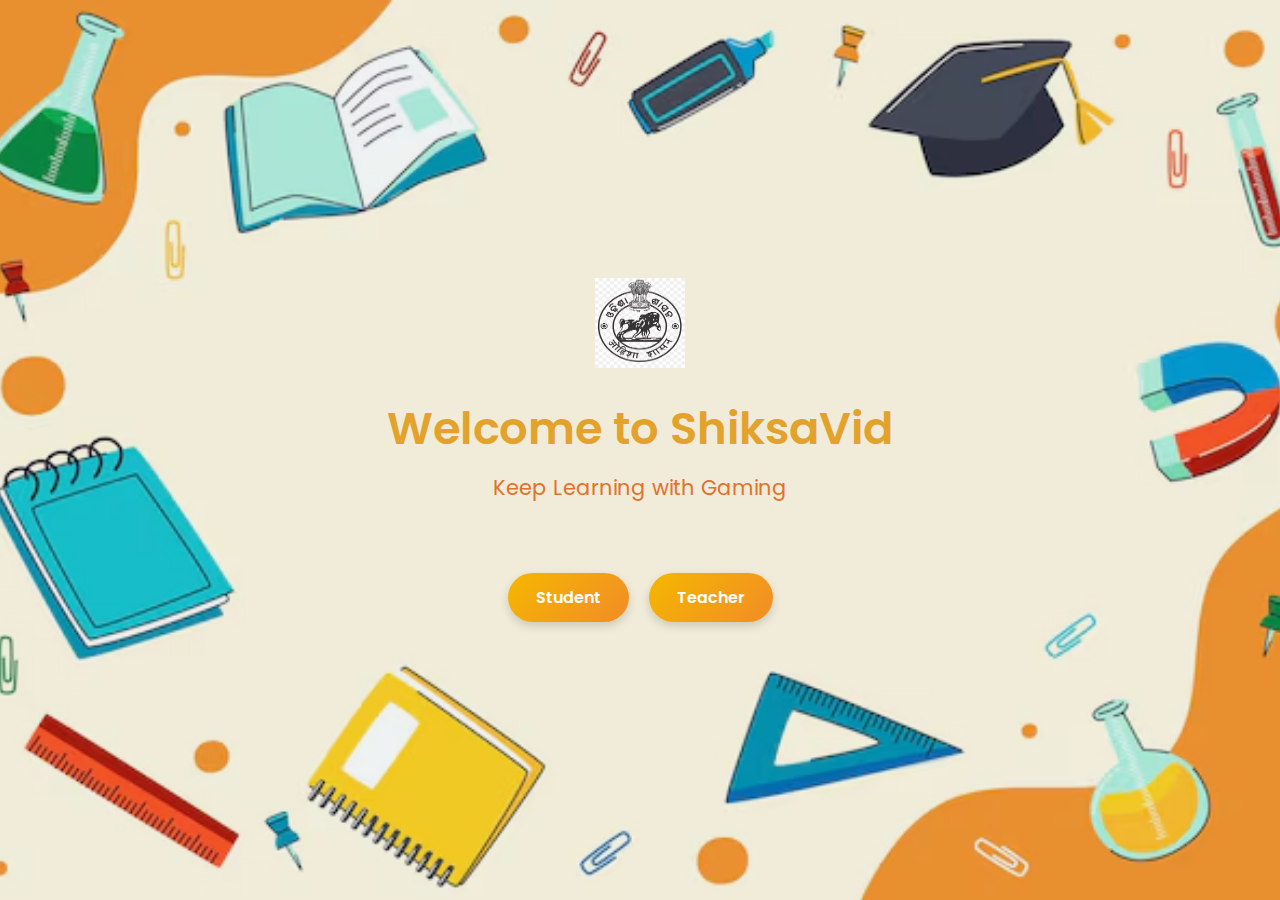
<file: lol/start/index.html>
<!DOCTYPE html>
<html lang="en">
<head>
    <meta charset="UTF-8">
    <meta name="viewport" content="width=device-width, initial-scale=1.0">
    <link rel="stylesheet" href="starting.css">
    <title>ShiksaVid</title>
</head>
<body>
    <div class="container">
        <img src="../assets/starting_background.jpg">
        <div class="govt-logo">
            <img src="../assets/Govt_odisha.png">
        </div>
        <div class="header">
            <h1>Welcome to ShiksaVid</h1>
            <h2>Keep Learning with Gaming</h2>
        </div>
        <div class="continue-button">
            <button onclick="location.href='../Authentication/student/signinStudent.html'">
                Student
            </button>
            <button onclick="location.href='../Authentication/teacher/signinTeacher.html'">
                Teacher
            </button>
        </div>
    </div>
</body>
</html>
</file>
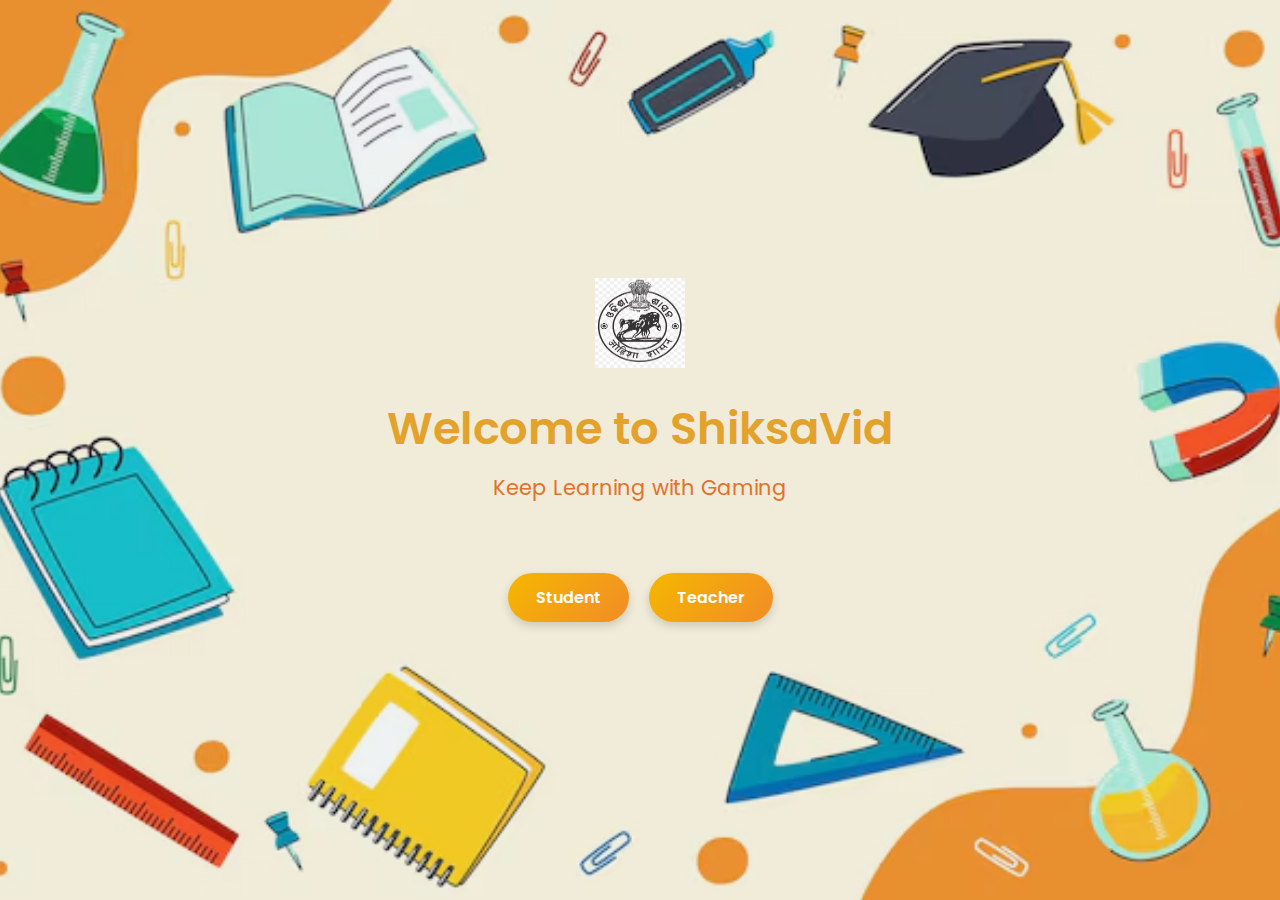
<file: lol/start/starting.html>
<!DOCTYPE html>
<html lang="en">
<head>
    <meta charset="UTF-8">
    <meta name="viewport" content="width=device-width, initial-scale=1.0">
    <link rel="stylesheet" href="starting.css">
    <title>ShiksaVid</title>
</head>
<body>
    <div class="container">
        <img src="../assets/starting_background.jpg">
        <div class="govt-logo">
            <img src="../assets/Govt_odisha.png">
        </div>
        <div class="header">
            <h1>Welcome to ShiksaVid</h1>
            <h2>Keep Learning with Gaming</h2>
        </div>
        <div class="continue-button">
            <button onclick="location.href='../Authentication/student/signinStudent.html'">
                Student
            </button>
            <button onclick="location.href='../Authentication/teacher/signinTeacher.html'">
                Teacher
            </button>
        </div>
    </div>
</body>
</html>
</file>
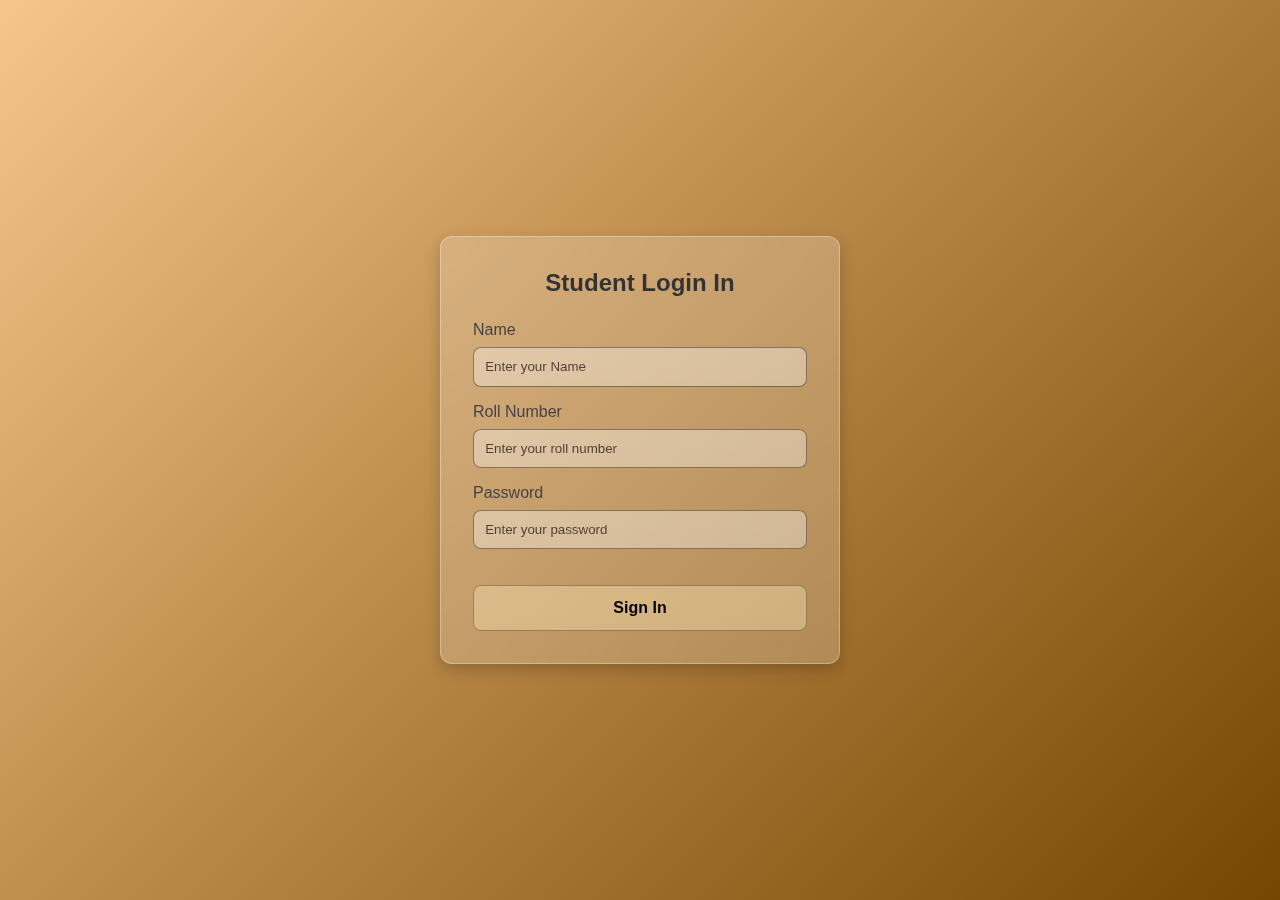
<file: lol/Authentication/student/signinStudent.html>
<!DOCTYPE html>
<html lang="en">
<head>
    <meta charset="UTF-8">
    <meta name="viewport" content="width=device-width, initial-scale=1.0">
    <link rel="stylesheet" href="signinStudent.css"/>
    <title>Student-login</title>
</head>
<body>
    <div class="container">
    <h2>Student Login In</h2>
    <form>
      <div class="form-group">
        <label for="name">Name</label>
        <input type="name" id="name" placeholder="Enter your Name" required />
      </div>
      <div class="form-group">
        <label for="roll">Roll Number</label>
        <input type="roll" id="roll" placeholder="Enter your roll number" required />
      </div>
      <div class="form-group">
        <label for="password">Password</label>
        <input type="password" id="password" placeholder="Enter your password" required />
      </div>
      <button type="submit" class="btn" style="margin-top: 20px;">Sign In</button>
     </form>
  </div>
  <script src="signinStudent.js"></script>

</body>
</html>
</file>
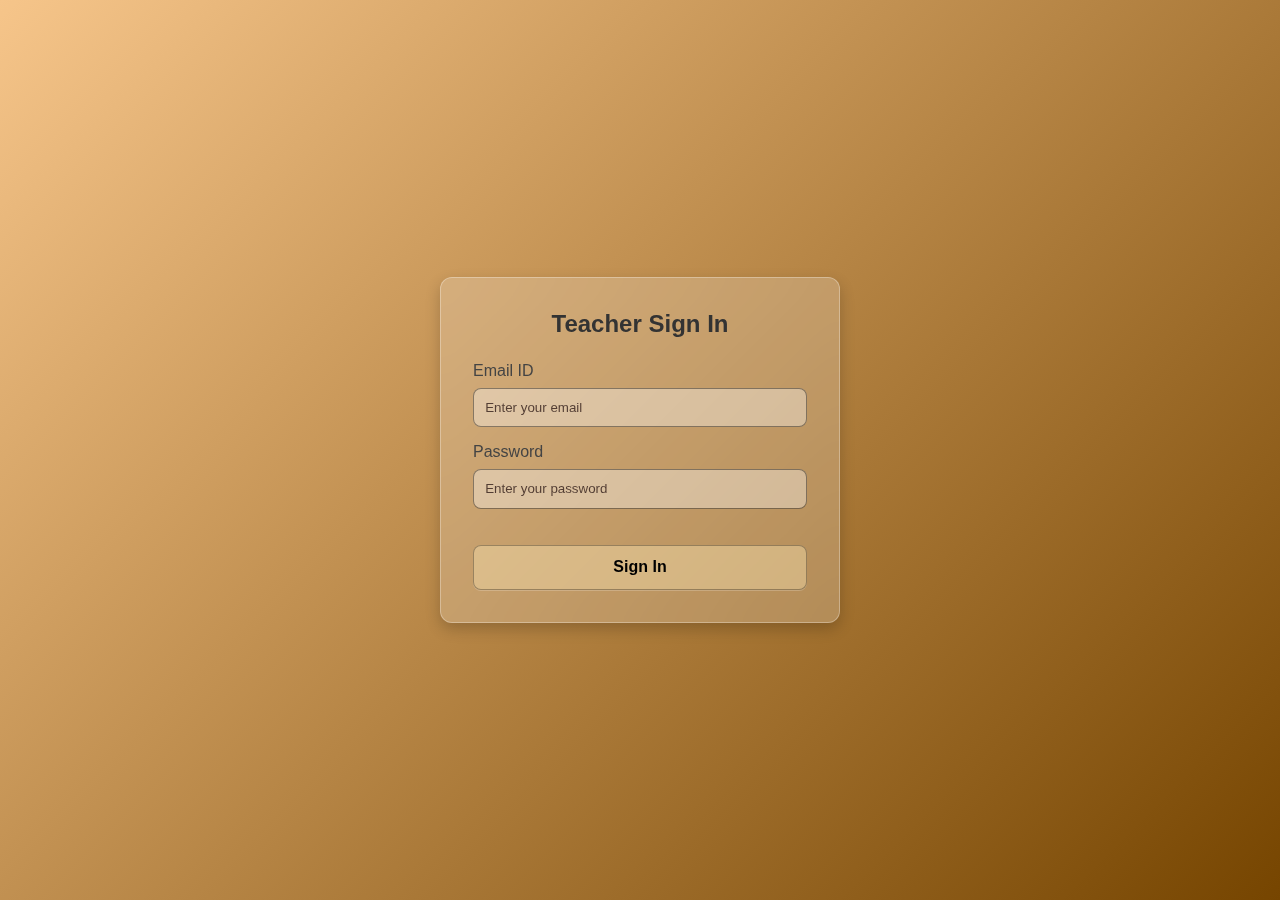
<file: lol/Authentication/teacher/signinTeacher.html>
<!DOCTYPE html>
<html lang="en">
<head>
    <meta charset="UTF-8">
    <meta name="viewport" content="width=device-width, initial-scale=1.0">
    <link rel="stylesheet" href="signinTeacher.css"/>
    <title>Teacher-login</title>
</head>
<body>
    <div class="container">
    <h2>Teacher Sign In</h2>
    <form>
      <div class="form-group">
        <label for="email">Email ID</label>
        <input type="email" id="email" placeholder="Enter your email" required />
      </div>
      <div class="form-group">
        <label for="password">Password</label>
        <input type="password" id="password" placeholder="Enter your password" required />
      </div>
      <button type="submit" class="btn" style="margin-top: 20px;">Sign In</button>
     </form>
  </div>
</body>
</html>
</file>
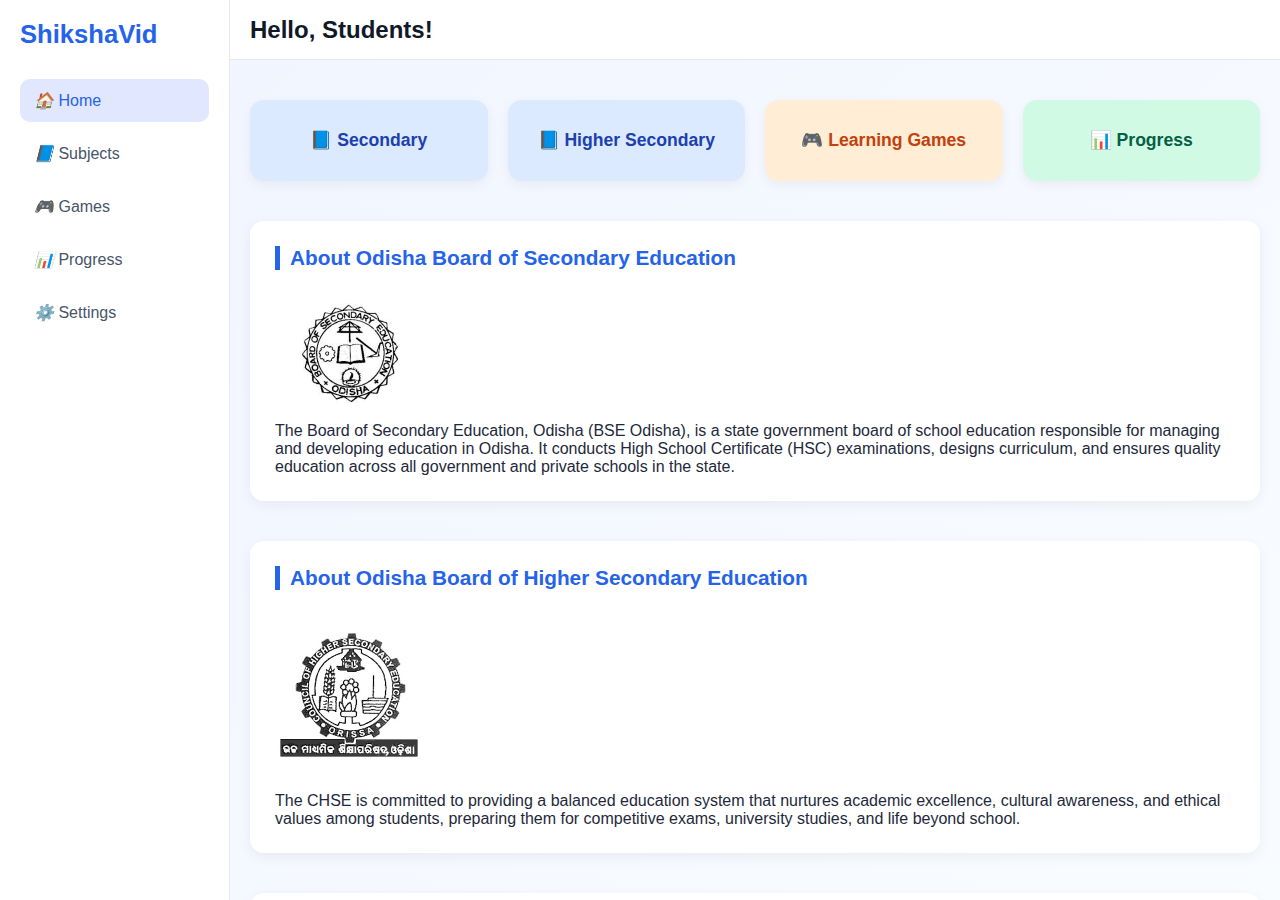
<file: lol/sidenav/home/homePage.html>
<!DOCTYPE html>
<html lang="en">
<head>
  <meta charset="UTF-8" />
  <meta name="viewport" content="width=device-width, initial-scale=1.0" />
  <title>Student Dashboard</title>
  <link rel="stylesheet" href="homePage.css" />
</head>
<body>
<div class="container">
    <!-- Sidebar (Desktop only) -->
    <aside class="sidebar">
      <h2 class="logo">ShikshaVid</h2>
      <nav>
        <a href="./home/homePage.html" class="active"><i>🏠</i> Home</a>
        <a href="../subject/subjects.html"><i>📘</i> Subjects</a>
        <a href="./games/games.html"><i>🎮</i> Games</a>
        <a href="./progress/progress.html"><i>📊</i> Progress</a>
        <a href="../setting/settings.html"><i>⚙️</i> Settings</a>
      </nav>
    </aside>
    <!-- Main Content -->
  <main class="content">
      <header>
        <h1>Hello, Students!</h1>
      </header>
      <section class="cards">
        <div class="card blue">📘 Secondary</div>
        <div class="card blue">📘 Higher Secondary</div>
        <div class="card orange">🎮 Learning Games</div>
        <div class="card green">📊 Progress</div>
      </section>

    <!-- About Odisha Board -->
    <section class="about">
      <h2>About Odisha Board of Secondary Education</h2>
        <img src="/lol/assets/odisha seconader board logo.jpg" alt="Odisha Board Logo" style="max-width: 150px; margin: 15px 0;">
          <p>
            The Board of Secondary Education, Odisha (BSE Odisha), is a state government board of school education 
            responsible for managing and developing education in Odisha. It conducts High School Certificate (HSC) examinations, 
            designs curriculum, and ensures quality education across all government and private schools in the state.
          </p>
    </section>
    <section class="about">
      <h2>About Odisha Board of Higher Secondary Education</h2>
        <img src="/lol/assets/CHSE-Odisha-logo.jpg" alt="Odisha Board Logo" style="max-width: 150px; margin: 15px 0;">
          <p>
            The CHSE is committed to providing a balanced education system that nurtures academic excellence, cultural awareness, and ethical values 
            among students, preparing them for competitive exams, university studies, and life beyond school.
          </p>
    </section>
    <!-- Odisha Culture & Rituals -->
    <section class="culture">
      <h2>Odisha’s Rich Culture & Education Mission</h2>
      <div class="culture-grid">
        <div>
          <img src="/lol/assets/Shri-Jagannath-Temple.jpg" alt="Puri Jagannath Temple" style="width:100%; border-radius: 10px;">
          <p>
            Odisha is known for its spiritual heritage, including the famous Jagannath Temple in Puri. The culture 
            emphasizes values of unity, discipline, and devotion, which are also reflected in the education system.
          </p>
        </div>
        <div>
          <img src="/lol/assets/jagannath-rath-yatra.jpg" alt="Rath Yatra" style="width:100%; border-radius: 10px;">
          <p>
            Rituals like <b>Rath Yatra</b> symbolize teamwork and devotion. Odisha schools encourage students 
            to balance academics with cultural knowledge, building well-rounded personalities.
          </p>
        </div>
        <div>
          <img src="/lol/assets/sambalpur.jpeg" alt="Sambalpuri Dance" style="width:100%; border-radius: 10px;">
          <p>
            Folk dances like <b>Sambalpuri</b> are part of Odisha’s cultural pride. Through education, 
            students are inspired to respect traditions while embracing modern learning.
          </p>
        </div>
      </div>
    </section>
  </main>
</div>
  <!-- Bottom Navbar (Mobile only) -->
  <nav class="bottom-nav">
    <a href="/lol/sidenav/home/homePage.html" class="active">🏠<span>Home</span></a>
    <a href="/lol/sidenav/subject/subjects.html">📘<span>Subjects</span></a>
    <a href="/lol/sidenav/games/games.html">🎮<span>Games</span></a>
    <a href="/lol/sidenav/progress/progress.html">📊<span>Progress</span></a>
    <a href="/lol/sidenav/setting/settings.html">⚙️<span>Settings</span></a>
  </nav>

  <script src="homePage.js"></script>
</body>
</html>
</file>
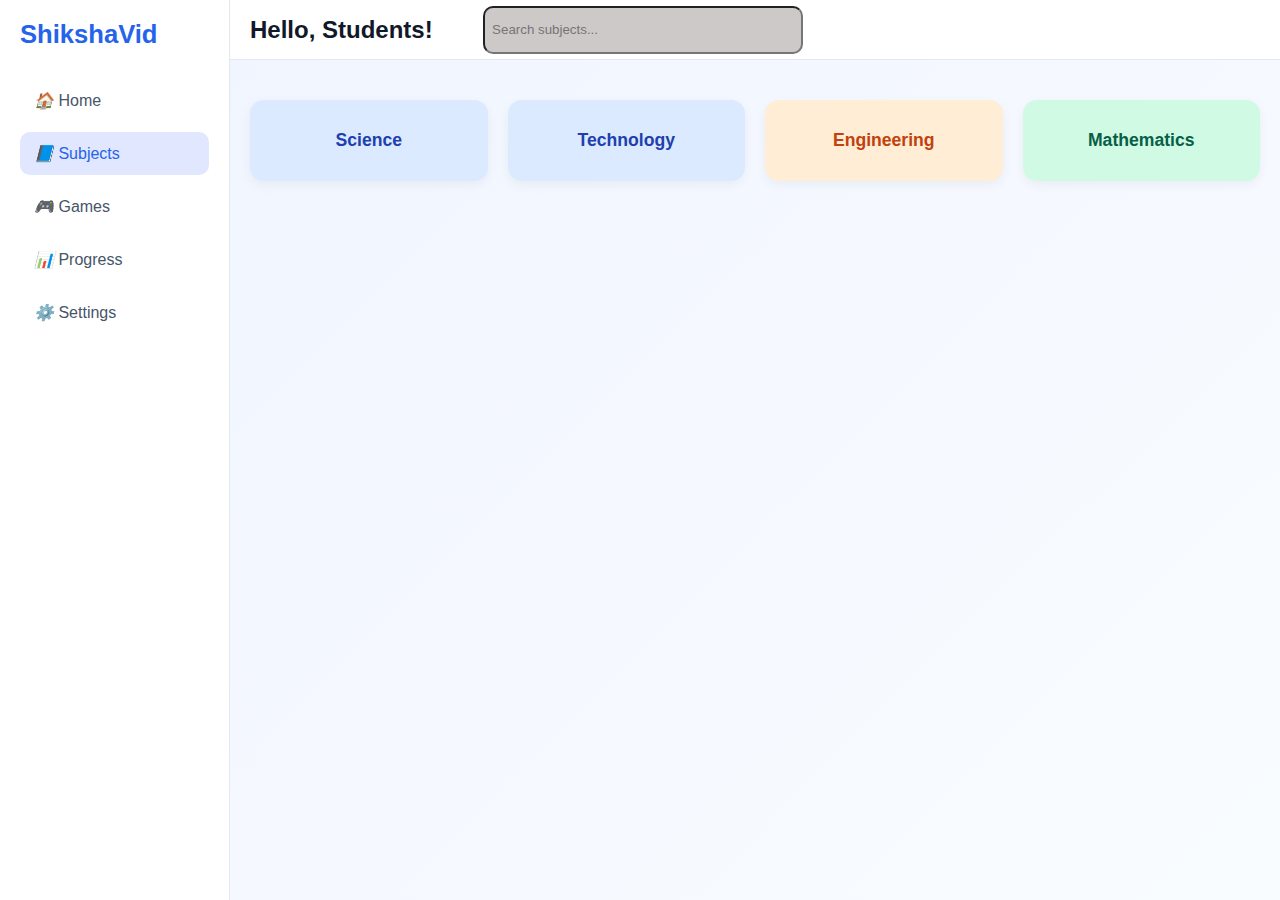
<file: lol/sidenav/subject/subjects.html>
<!DOCTYPE html>
<html lang="en">
<head>
    <meta charset="UTF-8">
    <meta name="viewport" content="width=device-width, initial-scale=1.0">
    <title>subject Dashboard</title>
    <link rel="stylesheet" href="subjects.css">
</head>
<body>
    <div class="container">
    <!-- Sidebar (Desktop only) -->
        <aside class="sidebar">
            <h2 class="logo">ShikshaVid</h2>
            <nav>
                <a href="/lol/sidenav/home/homePage.html" ><i>🏠</i> Home</a>
                <a href="/lol/sidenav/subject/subjects.html" class="active"><i>📘</i> Subjects</a>
                <a href="/lol/sidenav/games/games.html"><i>🎮</i> Games</a>
                <a href="/lol/sidenav/progress/progress.html"><i>📊</i> Progress</a>
                <a href="/lol/sidenav/setting/settings.html"><i>⚙️</i> Settings</a>
            </nav>
        </aside>
    <!-- Main Content -->
    <main class="content">
        <header>
          <h1>Hello, Students!</h1>
            <div class="navbar">
                <input type="text" class="searchbar" placeholder=" &nbsp;Search subjects...">
            </div>
        </header>
        <section class="cards">
            <div class="card blue">Science</div>
            <div class="card blue">Technology</div>
            <div class="card orange">Engineering</div>
            <div class="card green">Mathematics</div>
        </section>
    </main>
    </div>
    <!-- Mobile only (bottom navbar)-->
    <nav class="bottom-nav">
    <a href="/lol/sidenav/home/homePage.html" >🏠<span>Home</span></a>
    <a href="/lol/sidenav/subject/subjects.html" class="active">📘<span>Subjects</span></a>
    <a href="/lol/sidenav/games/games.html">🎮<span>Games</span></a>
    <a href="/lol/sidenav/progress/progress.html">📊<span>Progress</span></a>
    <a href="/lol/sidenav/setting/settings.html">⚙️<span>Settings</span></a>
  </nav>
    
</body>
</html>
</file>
<file: lol/start/starting.css>
/* starting.css */

/* Import modern font */
@import url('https://fonts.googleapis.com/css2?family=Poppins:wght@400;600&display=swap');

* {
    margin: 0;
    padding: 0;
    box-sizing: border-box;
    font-family: "Poppins", sans-serif;
}

body, html {
    height: 100%;
    width: 100%;
}

/* Container */
.container {
    position: relative;
    height: 100vh;
    width: 100%;
    overflow: hidden;
    display: flex;
    flex-direction: column;
    align-items: center;
    justify-content: center;
    text-align: center;
    padding: 20px;
}

/* Full-screen background image */
.container > img {
    position: absolute;
    top: 0;
    left: 0;
    height: 100%;
    width: 100%;
    object-fit: cover;
    z-index: -1;
    filter: brightness(0.95);
}

/* Govt logo */
.govt-logo img {
    height: 90px;
    width: 90px;
    margin-bottom: 20px;
    animation: fadeIn 1s ease-in-out;
}

/* Header text */
.header h1 {
    font-size: 2.8rem;
    margin-bottom: 10px;
    color: rgb(226, 162, 43);
    font-weight: 600;
    animation: slideDown 1s ease;
}

.header h2 {
    font-size: 1.3rem;
    font-weight: 400;
    color: rgb(226, 113, 43);
    margin-bottom: 40px;
    animation: slideUp 1.2s ease;
}
/* Buttons */
.continue-button {
    display: flex;
    gap: 20px;
    flex-wrap: wrap;
    justify-content: center;
    margin-top: 30px; /* Adjust this value to move buttons up/down */
    animation: fadeIn 1.5s ease;
}

.continue-button button {
    padding: 12px 28px;
    font-size: 1rem;
    font-weight: 600;
    border: none;
    border-radius: 30px;
    cursor: pointer;
    background: linear-gradient(135deg, #f5b700, #f28c28);
    color: white;
    box-shadow: 0 4px 10px rgba(0,0,0,0.15);
    transition: all 0.3s ease;
}


.continue-button button:hover {
    background: linear-gradient(135deg, #e08e0b, #d16e1e);
    transform: translateY(-3px) scale(1.05);
}

/* Responsive */
@media (max-width: 768px) {
    .header h1 {
        font-size: 2rem;
    }
    .header h2 {
        font-size: 1rem;
    }
    .continue-button {
        flex-direction: column;
        gap: 15px;
    }
    .continue-button button {
        width: 200px;
    }
}

/* Animations */
@keyframes fadeIn {
    from { opacity: 0; transform: scale(0.9); }
    to { opacity: 1; transform: scale(1); }
}

@keyframes slideDown {
    from { opacity: 0; transform: translateY(-30px); }
    to { opacity: 1; transform: translateY(0); }
}

@keyframes slideUp {
    from { opacity: 0; transform: translateY(30px); }
    to { opacity: 1; transform: translateY(0); }
}
</file>
<file: lol/Authentication/student/signinStudent.css>
* {
      margin: 0;
      padding: 0;
      box-sizing: border-box;
      font-family: "Segoe UI", Tahoma, Geneva, Verdana, sans-serif;
    }

    body {
      display: flex;
      justify-content: center;
      align-items: center;
      height: 100vh;
      background: linear-gradient(135deg, #f6c58a, #764500);
    }

    .container {
      background: rgba(255, 255, 255, 0.2); /* transparent white */
      padding: 2rem;
      border-radius: 12px;
      width: 100%;
      max-width: 400px;
      box-shadow: 0px 6px 15px rgba(0, 0, 0, 0.2);
      backdrop-filter: blur(15px); /* glass effect */
      -webkit-backdrop-filter: blur(15px); /* for Safari */
      animation: fadeIn 0.8s ease-in-out;
      border: 1px solid rgba(255, 255, 255, 0.3); 
    }

    .container h2 {
      text-align: center;
      margin-bottom: 1.5rem;
      color: #333;
    }

    .form-group {
      margin-bottom: 1rem;
    }

    .form-group label {
      display: block;
      margin-bottom: 0.5rem;
      font-weight: 500;
      color: #444;
    }

    /* Transparent input fields */
.form-group input {
  width: 100%;
  padding: 0.7rem;
  border: 1px solid rgba(0, 0, 0, 0.4);
  border-radius: 8px;
  outline: none;
  background: rgba(255, 255, 255, 0.2); /* transparent */
  color: #000000;
  backdrop-filter: blur(10px);
  -webkit-backdrop-filter: blur(10px);
  transition: 0.3s;
}

.form-group input::placeholder {
  color: rgba(23, 4, 4, 0.7); /* light placeholder */
}

.form-group input:focus {
  border-color: #000000;
  box-shadow: 0px 0px 8px rgba(255, 255, 255, 0.2);
}

/* Transparent Sign In button */
.btn {
  width: 100%;
  padding: 0.8rem;
  background: rgba(247, 214, 137, 0.25); /* transparent blue */
  border: 1px solid rgba(0, 0, 0, 0.3);
  border-radius: 8px;
  color: #000000;
  font-size: 1rem;
  font-weight: bold;
  cursor: pointer;
  backdrop-filter: blur(8px);
  -webkit-backdrop-filter: blur(8px);
  transition: 0.3s;
  margin-top: 20px;
}

.btn:hover {
  background: rgba(224, 164, 53, 0.4); /* slightly darker on hover */
}

    @keyframes fadeIn {
      from {
        opacity: 0;
        transform: translateY(-20px);
      }
      to {
        opacity: 1;
        transform: translateY(0);
      }
    }
</file>
<file: lol/Authentication/teacher/signinTeacher.css>
* {
      margin: 0;
      padding: 0;
      box-sizing: border-box;
      font-family: "Segoe UI", Tahoma, Geneva, Verdana, sans-serif;
    }

    body {
      display: flex;
      justify-content: center;
      align-items: center;
      height: 100vh;
      background: linear-gradient(135deg, #f6c58a, #764500);
    }

    .container {
      background: rgba(255, 255, 255, 0.2); /* transparent white */
      padding: 2rem;
      border-radius: 12px;
      width: 100%;
      max-width: 400px;
      box-shadow: 0px 6px 15px rgba(0, 0, 0, 0.2);
      backdrop-filter: blur(15px); /* glass effect */
      -webkit-backdrop-filter: blur(15px); /* for Safari */
      animation: fadeIn 0.8s ease-in-out;
      border: 1px solid rgba(255, 255, 255, 0.3); 
    }

    .container h2 {
      text-align: center;
      margin-bottom: 1.5rem;
      color: #333;
    }

    .form-group {
      margin-bottom: 1rem;
    }

    .form-group label {
      display: block;
      margin-bottom: 0.5rem;
      font-weight: 500;
      color: #444;
    }

    /* Transparent input fields */
.form-group input {
  width: 100%;
  padding: 0.7rem;
  border: 1px solid rgba(0, 0, 0, 0.4);
  border-radius: 8px;
  outline: none;
  background: rgba(255, 255, 255, 0.2); /* transparent */
  color: #000000;
  backdrop-filter: blur(10px);
  -webkit-backdrop-filter: blur(10px);
  transition: 0.3s;
}

.form-group input::placeholder {
  color: rgba(23, 4, 4, 0.7); /* light placeholder */
}

.form-group input:focus {
  border-color: #000000;
  box-shadow: 0px 0px 8px rgba(255, 255, 255, 0.2);
}

/* Transparent Sign In button */
.btn {
  width: 100%;
  padding: 0.8rem;
  background: rgba(247, 214, 137, 0.25); /* transparent blue */
  border: 1px solid rgba(0, 0, 0, 0.3);
  border-radius: 8px;
  color: #000000;
  font-size: 1rem;
  font-weight: bold;
  cursor: pointer;
  backdrop-filter: blur(8px);
  -webkit-backdrop-filter: blur(8px);
  transition: 0.3s;
  margin-top: 20px;
}

.btn:hover {
  background: rgba(224, 164, 53, 0.4); /* slightly darker on hover */
}

    @keyframes fadeIn {
      from {
        opacity: 0;
        transform: translateY(-20px);
      }
      to {
        opacity: 1;
        transform: translateY(0);
      }
    }
</file>
<file: lol/sidenav/home/homePage.css>
/* === Reset === */
* {
  margin: 0;
  padding: 0;
  box-sizing: border-box;
}

body {
  font-family: 'Segoe UI', Arial, sans-serif;
  background: linear-gradient(135deg, #f0f4ff, #f9fcff);
  color: #1e293b;
  height: 100vh;
  overflow: hidden; /* prevent whole page scrolling */
}


/* === Layout === */
.container {
  display: flex;
  height: 100vh;
}

/* === Sidebar (Desktop) === */
.sidebar {
  width: 230px;
  background: #ffffff;
  border-right: 1px solid #e5e7eb;
  padding: 20px;
  display: flex;
  flex-direction: column;
  position: fixed;
  top: 0;
  left: 0;
  bottom: 0;
  overflow-y: auto;
}

.sidebar .logo {
  margin-bottom: 30px;
  font-size: 1.6rem;
  font-weight: bold;
  color: #2563eb;
}

.sidebar nav a {
  display: block;
  padding: 12px 14px;
  color: #475569;
  text-decoration: none;
  border-radius: 10px;
  margin-bottom: 10px;
  font-weight: 500;
  transition: all 0.2s ease;
}

.sidebar nav a.active,
.sidebar nav a:hover {
  background: #e0e7ff;
  color: #2563eb;
}

/* === Content Area === */
.content {
  flex: 1;
  margin-left: 230px; /* sidebar space */
  height: 100vh;
  overflow-y: auto;
  padding: 20px;
  scroll-behavior: smooth;
}

/* === Header === */
header {
  height: 60px;
  background: #ffffff;
  border-bottom: 1px solid #e5e7eb;
  display: flex;
  align-items: center;
  padding: 0 20px;
  position: fixed;
  left: 230px;
  top: 0;
  right: 0;
  z-index: 100;
}

header h1 {
  font-size: 1.5rem;
  color: #111827;
}

/* === Dashboard Cards === */
.cards {
  display: grid;
  grid-template-columns: repeat(auto-fit, minmax(200px, 1fr));
  gap: 20px;
  margin-top: 80px; /* space below header */
}

.card {
  padding: 30px;
  border-radius: 14px;
  font-size: 1.1rem;
  font-weight: 600;
  text-align: center;
  cursor: pointer;
  transition: all 0.3s ease;
  box-shadow: 0 4px 12px rgba(0, 0, 0, 0.05);
}

.card:hover {
  transform: translateY(-6px);
  box-shadow: 0 8px 20px rgba(0, 0, 0, 0.1);
}

.card.blue { background: #dbeafe; color: #1e40af; }
.card.orange { background: #ffedd5; color: #c2410c; }
.card.green { background: #d1fae5; color: #065f46; }
.card.purple { background: #f3e8ff; color: #6b21a8; }

/* === About & Culture Sections === */
.about, .culture {
  margin-top: 40px;
  background: #ffffff;
  padding: 25px;
  border-radius: 14px;
  box-shadow: 0 4px 14px rgba(0,0,0,0.06);
}

.about h2, .culture h2 {
  margin-bottom: 18px;
  color: #2563eb;
  font-size: 1.3rem;
  border-left: 5px solid #2563eb;
  padding-left: 10px;
}

/* Culture Grid */
.culture-grid {
  display: grid;
  grid-template-columns: repeat(auto-fit, minmax(240px, 1fr));
  gap: 20px;
  margin-top: 15px;
}

.culture-grid img {
  width: 100%;
  border-radius: 12px;
  margin-bottom: 8px;
}

/* === Bottom Navbar (Mobile Only) === */
.bottom-nav {
  display: none;
  position: fixed;
  bottom: 0;
  left: 0;
  right: 0;
  background: #ffffff;
  border-top: 1px solid #e5e7eb;
  justify-content: space-around;
  padding: 8px 0;
  z-index: 1000;
}

.bottom-nav a {
  text-decoration: none;
  color: #475569;
  font-size: 0.9rem;
  text-align: center;
  transition: color 0.2s;
}

.bottom-nav a span {
  display: block;
  font-size: 0.75rem;
}

.bottom-nav a.active,
.bottom-nav a:hover {
  color: #2563eb;
}

/* === Responsive === */
@media (max-width: 768px) {
  .sidebar {
    display: none;
  }

  .content {
    margin-left: 0;
    padding-bottom: 70px; /* space for bottom nav */
  }

  header {
    left: 0;
  }

  .bottom-nav {
    display: flex;
  }
}
</file>
<file: lol/sidenav/subject/subjects.css>
/* === Reset === */
* {
  margin: 0;
  padding: 0;
  box-sizing: border-box;
}

body {
  font-family: 'Segoe UI', Arial, sans-serif;
  background: linear-gradient(135deg, #f0f4ff, #f9fcff);
  color: #1e293b;
  height: 100vh;
  overflow: hidden; /* prevent whole page scrolling */
}


/* === Layout === */
.container {
  display: flex;
  height: 100vh;
}


/* === Sidebar (Desktop) === */
.sidebar {
  width: 230px;
  background: #ffffff;
  border-right: 1px solid #e5e7eb;
  padding: 20px;
  display: flex;
  flex-direction: column;
  position: fixed;
  top: 0;
  left: 0;
  bottom: 0;
  overflow-y: auto;
}

.sidebar .logo {
  margin-bottom: 30px;
  font-size: 1.6rem;
  font-weight: bold;
  color: #2563eb;
}

.sidebar nav a {
  display: block;
  padding: 12px 14px;
  color: #475569;
  text-decoration: none;
  border-radius: 10px;
  margin-bottom: 10px;
  font-weight: 500;
  transition: all 0.2s ease;
}

.sidebar nav a.active,
.sidebar nav a:hover {
  background: #e0e7ff;
  color: #2563eb;
}

/* === Content Area === */
.content {
  flex: 1;
  margin-left: 230px; /* sidebar space */
  height: 100vh;
  overflow-y: auto;
  padding: 20px;
  scroll-behavior: smooth;
}

/* === Header === */
header {
  height: 60px;
  background: #ffffff;
  border-bottom: 1px solid #e5e7eb;
  display: flex;
  align-items: center;
  padding: 0 20px;
  position: fixed;
  left: 230px;
  top: 0;
  right: 0;
  z-index: 100;
}

header h1 {
  font-size: 1.5rem;
  color: #111827;
}

.searchbar{
    height:clamp(2rem, 50vh, 3rem);
    width:clamp(20rem, 50vw, 3rem);
    background-color:rgb(205, 201, 201);
    border-radius:10px;
    margin-left:50px;
}

.cards {
  display: grid;
  grid-template-columns: repeat(auto-fit, minmax(200px, 1fr));
  gap: 20px;
  margin-top: 80px; /* space below header */
}

.card {
  padding: 30px;
  border-radius: 14px;
  font-size: 1.1rem;
  font-weight: 600;
  text-align: center;
  cursor: pointer;
  transition: all 0.3s ease;
  box-shadow: 0 4px 12px rgba(0, 0, 0, 0.05);
}

.card:hover {
  transform: translateY(-6px);
  box-shadow: 0 8px 20px rgba(0, 0, 0, 0.1);
}

.card.blue { background: #dbeafe; color: #1e40af; }
.card.orange { background: #ffedd5; color: #c2410c; }
.card.green { background: #d1fae5; color: #065f46; }
.card.purple { background: #f3e8ff; color: #6b21a8; }

/* === Bottom Navbar (Mobile Only) === */
.bottom-nav {
  display: none;
  position: fixed;
  bottom: 0;
  left: 0;
  right: 0;
  background: #ffffff;
  border-top: 1px solid #e5e7eb;
  justify-content: space-around;
  padding: 8px 0;
  z-index: 1000;
}

.bottom-nav a {
  text-decoration: none;
  color: #475569;
  font-size: 0.9rem;
  text-align: center;
  transition: color 0.2s;
}

.bottom-nav a span {
  display: block;
  font-size: 0.75rem;
}

.bottom-nav a.active,
.bottom-nav a:hover {
  color: #2563eb;
}

/* === Responsive === */
@media (max-width: 768px) {
  .sidebar {
    display: none;
  }

  .content {
    margin-left: 0;
    padding-bottom: 70px; /* space for bottom nav */
  }

  header {
    left: 0;
  }

  .bottom-nav {
    display: flex;
  }
}
</file>
